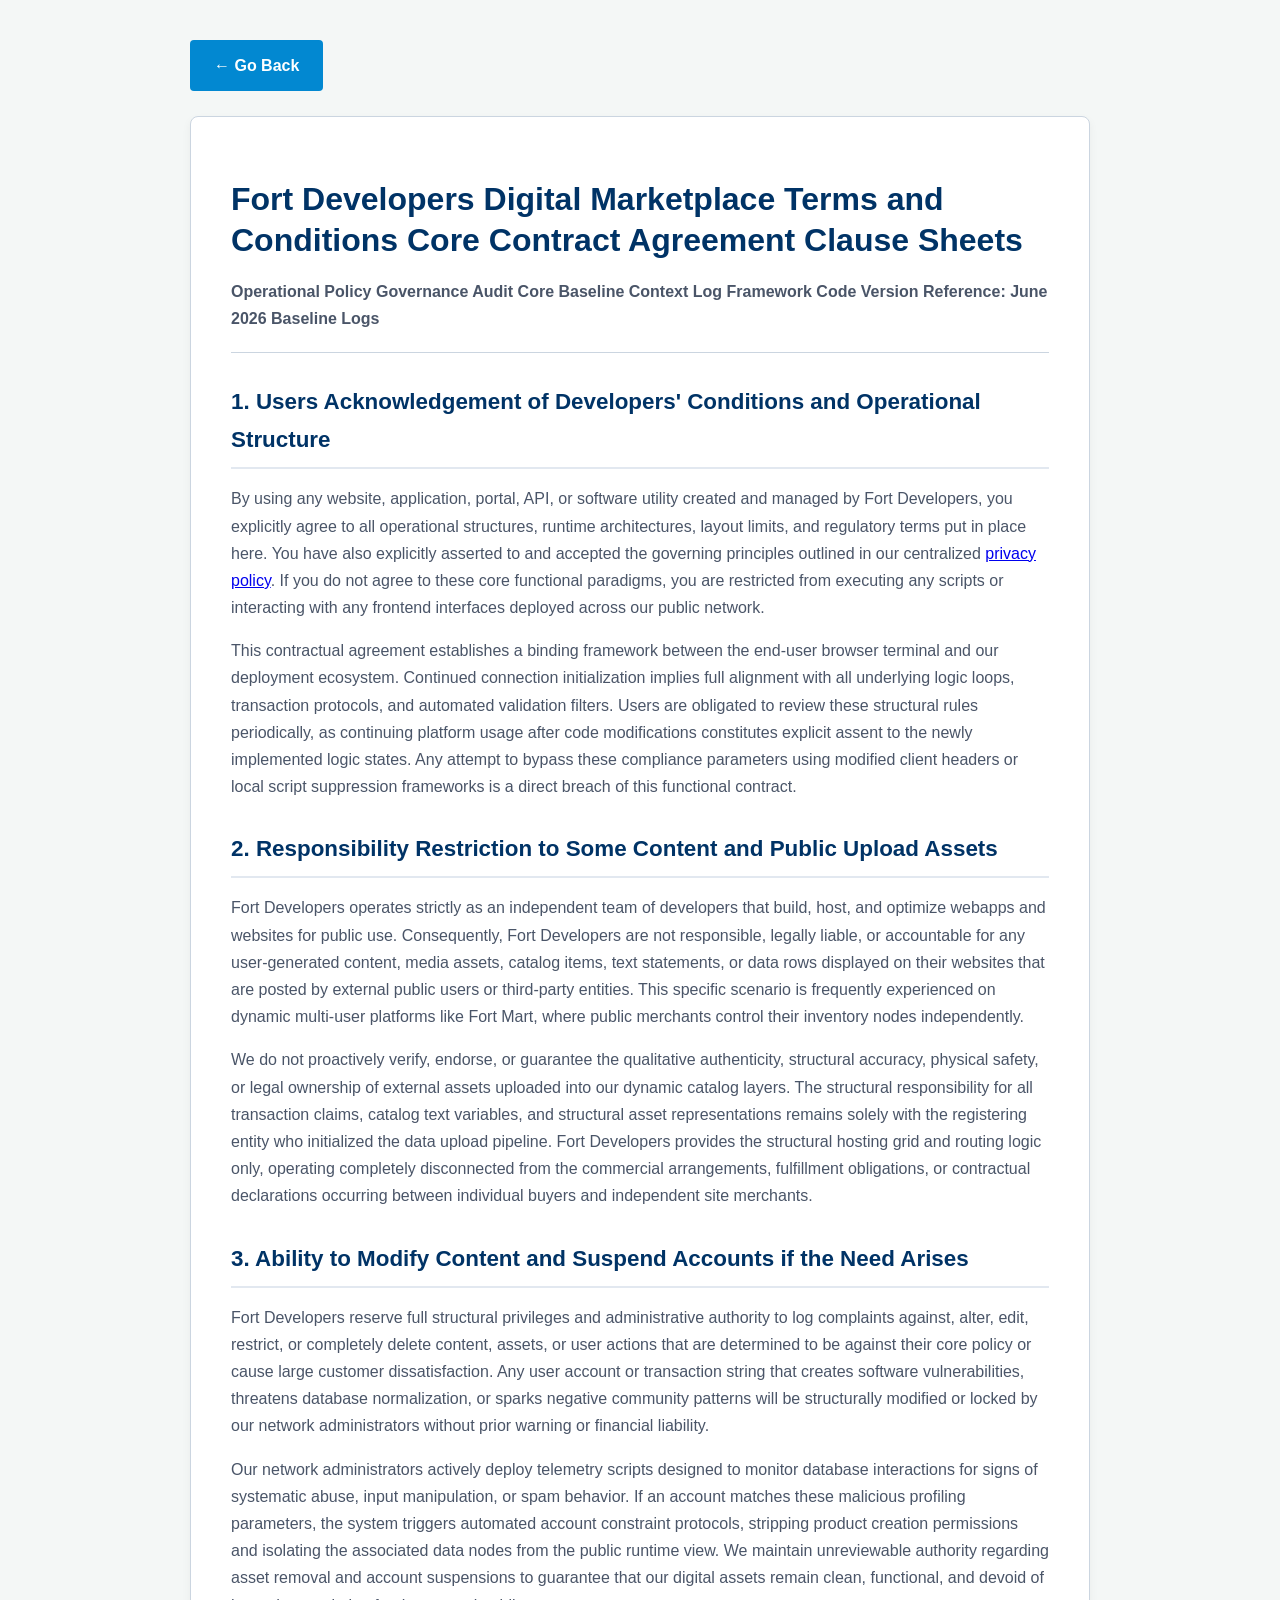
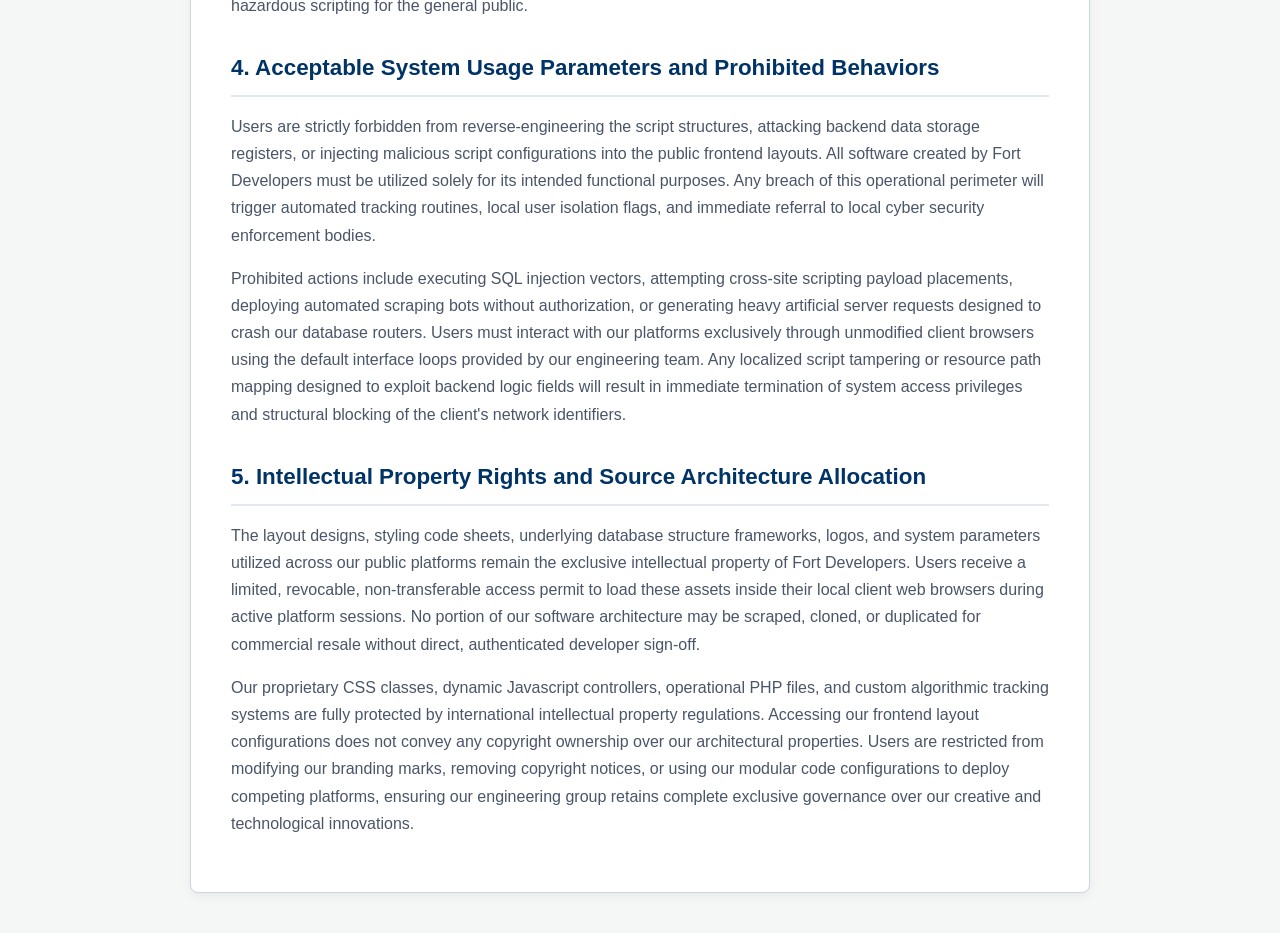
<file: fort dev terms and conditions.html>
<!DOCTYPE html>
<html lang="en">
<head>
    <meta charset="UTF-8">
    <meta name="viewport" content="width=device-width, initial-scale=1.0">
    <link rel="icon" href="Fort Logo No Background.png" type="image/png">
    <title>Fort Developers - Terms and Conditions Legal Context Structure</title>
    <style>
        /* General Page Styling */
        body { 
            font-family: Arial, Helvetica, sans-serif; 
            line-height: 1.7; 
            color: #2d3748; 
            padding: 40px 20px; 
            background-color: #f4f7f6; 
            max-width: 900px; 
            margin: 0 auto; 
        }

        /* Container Styling */
        .legal-box { 
            background: #ffffff; 
            padding: 40px; 
            border-radius: 8px; 
            border: 1px solid #cbd5e0; 
            box-shadow: 0 4px 10px rgba(0, 0, 0, 0.05); 
        }

        /* Typography */
        h1 { 
            color: #003366; 
            font-size: 2rem; 
            margin-bottom: 10px; 
            line-height: 1.3;
        }

        h2 { 
            color: #003366; 
            font-size: 1.4rem; 
            margin-top: 30px; 
            margin-bottom: 15px;
            border-bottom: 2px solid #e2e8f0;
            padding-bottom: 8px;
        }

        h3 { 
            color: #0288d1; 
            font-size: 1.15rem; 
            margin-top: 20px;
        }

        p, li { 
            font-size: 1rem; 
            color: #4a5568; 
            margin-bottom: 15px; 
        }

        ul {
            margin-left: 20px;
            margin-bottom: 20px;
        }

        li {
            margin-bottom: 8px;
        }

        /* Highlight & Alert Styling */
        .highlight-clause {
            background-color: #ebf8ff;
            border-left: 4px solid #0288d1;
            padding: 15px 20px;
            margin: 20px 0;
            border-radius: 0 4px 4px 0;
        }

        /* Back Button Styling */
        .back-btn { 
            display: inline-block; 
            background-color: #0288d1; 
            color: white; 
            padding: 12px 24px; 
            text-decoration: none; 
            border-radius: 4px; 
            font-weight: bold; 
            margin-bottom: 25px; 
            transition: background-color 0.2s ease-in-out;
        }

        .back-btn:hover {
            background-color: #01579b;
        }

        /* Sub-meta Info */
        .meta-info {
            font-size: 0.9rem;
            color: #718096;
            margin-bottom: 20px;
        }

        /* =========================================================
           RESPONSIVE MEDIA QUERIES FOR SMALLER SCREENS
           ========================================================= */
        @media screen and (max-width: 768px) {
            body {
                padding: 20px 10px;
            }

            .legal-box {
                padding: 25px 15px;
            }

            h1 {
                font-size: 1.5rem;
            }

            h2 {
                font-size: 1.2rem;
            }

            h3 {
                font-size: 1.05rem;
            }

            p, li {
                font-size: 0.92rem;
                line-height: 1.5;
            }

            .back-btn {
                padding: 10px 18px;
                font-size: 0.9rem;
            }
        }

        @media screen and (max-width: 480px) {
            body {
                padding: 10px 5px;
            }

            .legal-box {
                padding: 18px 12px;
                border-radius: 4px;
            }

            h1 {
                font-size: 1.25rem;
            }

            h2 {
                font-size: 1.05rem;
            }

            h3 {
                font-size: 0.95rem;
            }

            p, li {
                font-size: 0.85rem;
            }

            .highlight-clause {
                padding: 10px 12px;
            }
        }
    </style>
</head>
<body>

    <a href="index.html" class="back-btn">← Go Back</a>

    <div class="legal-box">
        <h1>Fort Developers Digital Marketplace Terms and Conditions Core Contract Agreement Clause Sheets</h1>
        <p><strong>Operational Policy Governance Audit Core Baseline Context Log Framework Code Version Reference: June 2026 Baseline Logs</strong></p>
        <hr style="margin: 20px 0; border: 0; border-top: 1px solid #cbd5e0;">
        
        <h2>1. Users Acknowledgement of Developers' Conditions and Operational Structure</h2>
        <p>By using any website, application, portal, API, or software utility created and managed by Fort Developers, you explicitly agree to all operational structures, runtime architectures, layout limits, and regulatory terms put in place here. You have also explicitly asserted to and accepted the governing principles outlined in our centralized <a href="fort dev privacy policy.html">privacy policy</a>. If you do not agree to these core functional paradigms, you are restricted from executing any scripts or interacting with any frontend interfaces deployed across our public network.</p>
        <p>This contractual agreement establishes a binding framework between the end-user browser terminal and our deployment ecosystem. Continued connection initialization implies full alignment with all underlying logic loops, transaction protocols, and automated validation filters. Users are obligated to review these structural rules periodically, as continuing platform usage after code modifications constitutes explicit assent to the newly implemented logic states. Any attempt to bypass these compliance parameters using modified client headers or local script suppression frameworks is a direct breach of this functional contract.</p>
                        
        <h2>2. Responsibility Restriction to Some Content and Public Upload Assets</h2>
        <p>Fort Developers operates strictly as an independent team of developers that build, host, and optimize webapps and websites for public use. Consequently, Fort Developers are not responsible, legally liable, or accountable for any user-generated content, media assets, catalog items, text statements, or data rows displayed on their websites that are posted by external public users or third-party entities. This specific scenario is frequently experienced on dynamic multi-user platforms like Fort Mart, where public merchants control their inventory nodes independently.</p>
        <p>We do not proactively verify, endorse, or guarantee the qualitative authenticity, structural accuracy, physical safety, or legal ownership of external assets uploaded into our dynamic catalog layers. The structural responsibility for all transaction claims, catalog text variables, and structural asset representations remains solely with the registering entity who initialized the data upload pipeline. Fort Developers provides the structural hosting grid and routing logic only, operating completely disconnected from the commercial arrangements, fulfillment obligations, or contractual declarations occurring between individual buyers and independent site merchants.</p>

        <h2>3. Ability to Modify Content and Suspend Accounts if the Need Arises</h2>
        <p>Fort Developers reserve full structural privileges and administrative authority to log complaints against, alter, edit, restrict, or completely delete content, assets, or user actions that are determined to be against their core policy or cause large customer dissatisfaction. Any user account or transaction string that creates software vulnerabilities, threatens database normalization, or sparks negative community patterns will be structurally modified or locked by our network administrators without prior warning or financial liability.</p>
        <p>Our network administrators actively deploy telemetry scripts designed to monitor database interactions for signs of systematic abuse, input manipulation, or spam behavior. If an account matches these malicious profiling parameters, the system triggers automated account constraint protocols, stripping product creation permissions and isolating the associated data nodes from the public runtime view. We maintain unreviewable authority regarding asset removal and account suspensions to guarantee that our digital assets remain clean, functional, and devoid of hazardous scripting for the general public.</p>

        <h2>4. Acceptable System Usage Parameters and Prohibited Behaviors</h2>
        <p>Users are strictly forbidden from reverse-engineering the script structures, attacking backend data storage registers, or injecting malicious script configurations into the public frontend layouts. All software created by Fort Developers must be utilized solely for its intended functional purposes. Any breach of this operational perimeter will trigger automated tracking routines, local user isolation flags, and immediate referral to local cyber security enforcement bodies.</p>
        <p>Prohibited actions include executing SQL injection vectors, attempting cross-site scripting payload placements, deploying automated scraping bots without authorization, or generating heavy artificial server requests designed to crash our database routers. Users must interact with our platforms exclusively through unmodified client browsers using the default interface loops provided by our engineering team. Any localized script tampering or resource path mapping designed to exploit backend logic fields will result in immediate termination of system access privileges and structural blocking of the client's network identifiers.</p>

        <h2>5. Intellectual Property Rights and Source Architecture Allocation</h2>
        <p>The layout designs, styling code sheets, underlying database structure frameworks, logos, and system parameters utilized across our public platforms remain the exclusive intellectual property of Fort Developers. Users receive a limited, revocable, non-transferable access permit to load these assets inside their local client web browsers during active platform sessions. No portion of our software architecture may be scraped, cloned, or duplicated for commercial resale without direct, authenticated developer sign-off.</p>
        <p>Our proprietary CSS classes, dynamic Javascript controllers, operational PHP files, and custom algorithmic tracking systems are fully protected by international intellectual property regulations. Accessing our frontend layout configurations does not convey any copyright ownership over our architectural properties. Users are restricted from modifying our branding marks, removing copyright notices, or using our modular code configurations to deploy competing platforms, ensuring our engineering group retains complete exclusive governance over our creative and technological innovations.</p>
    </div>

</body>
</html>
</file>
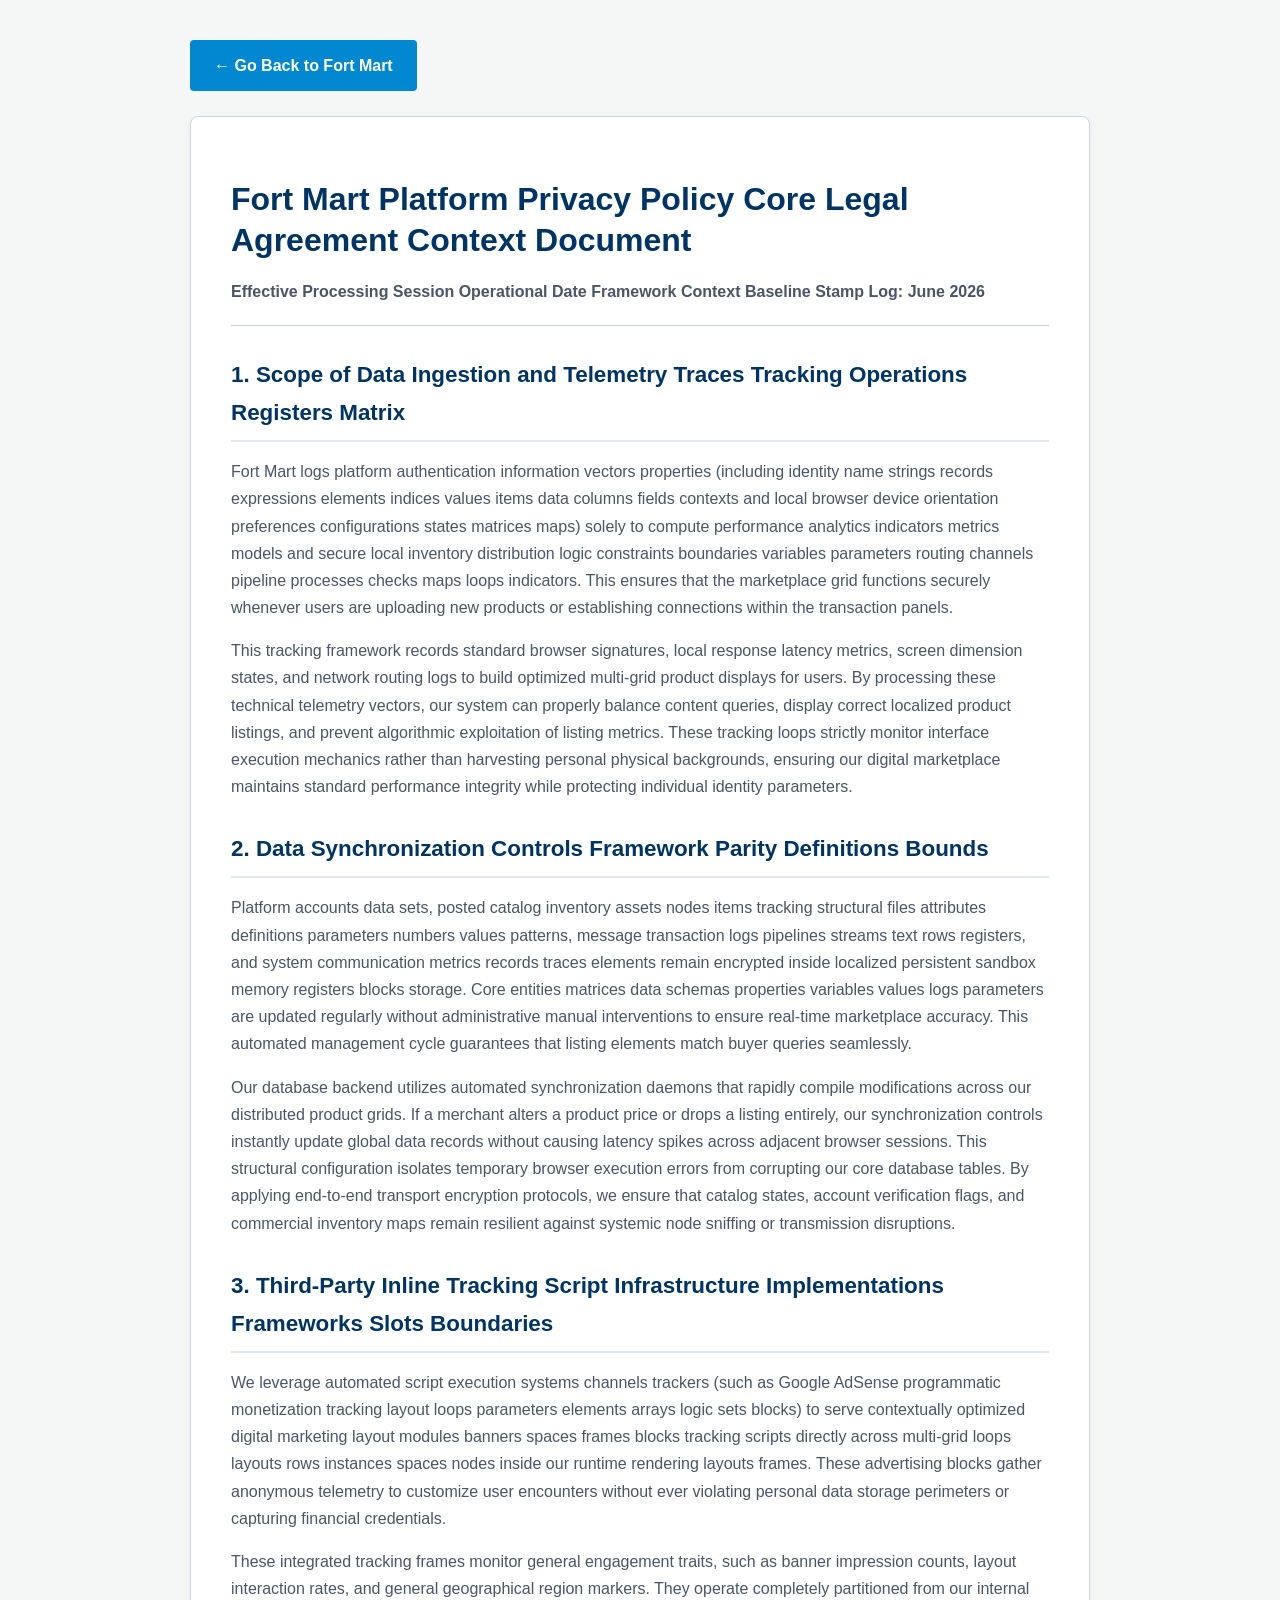
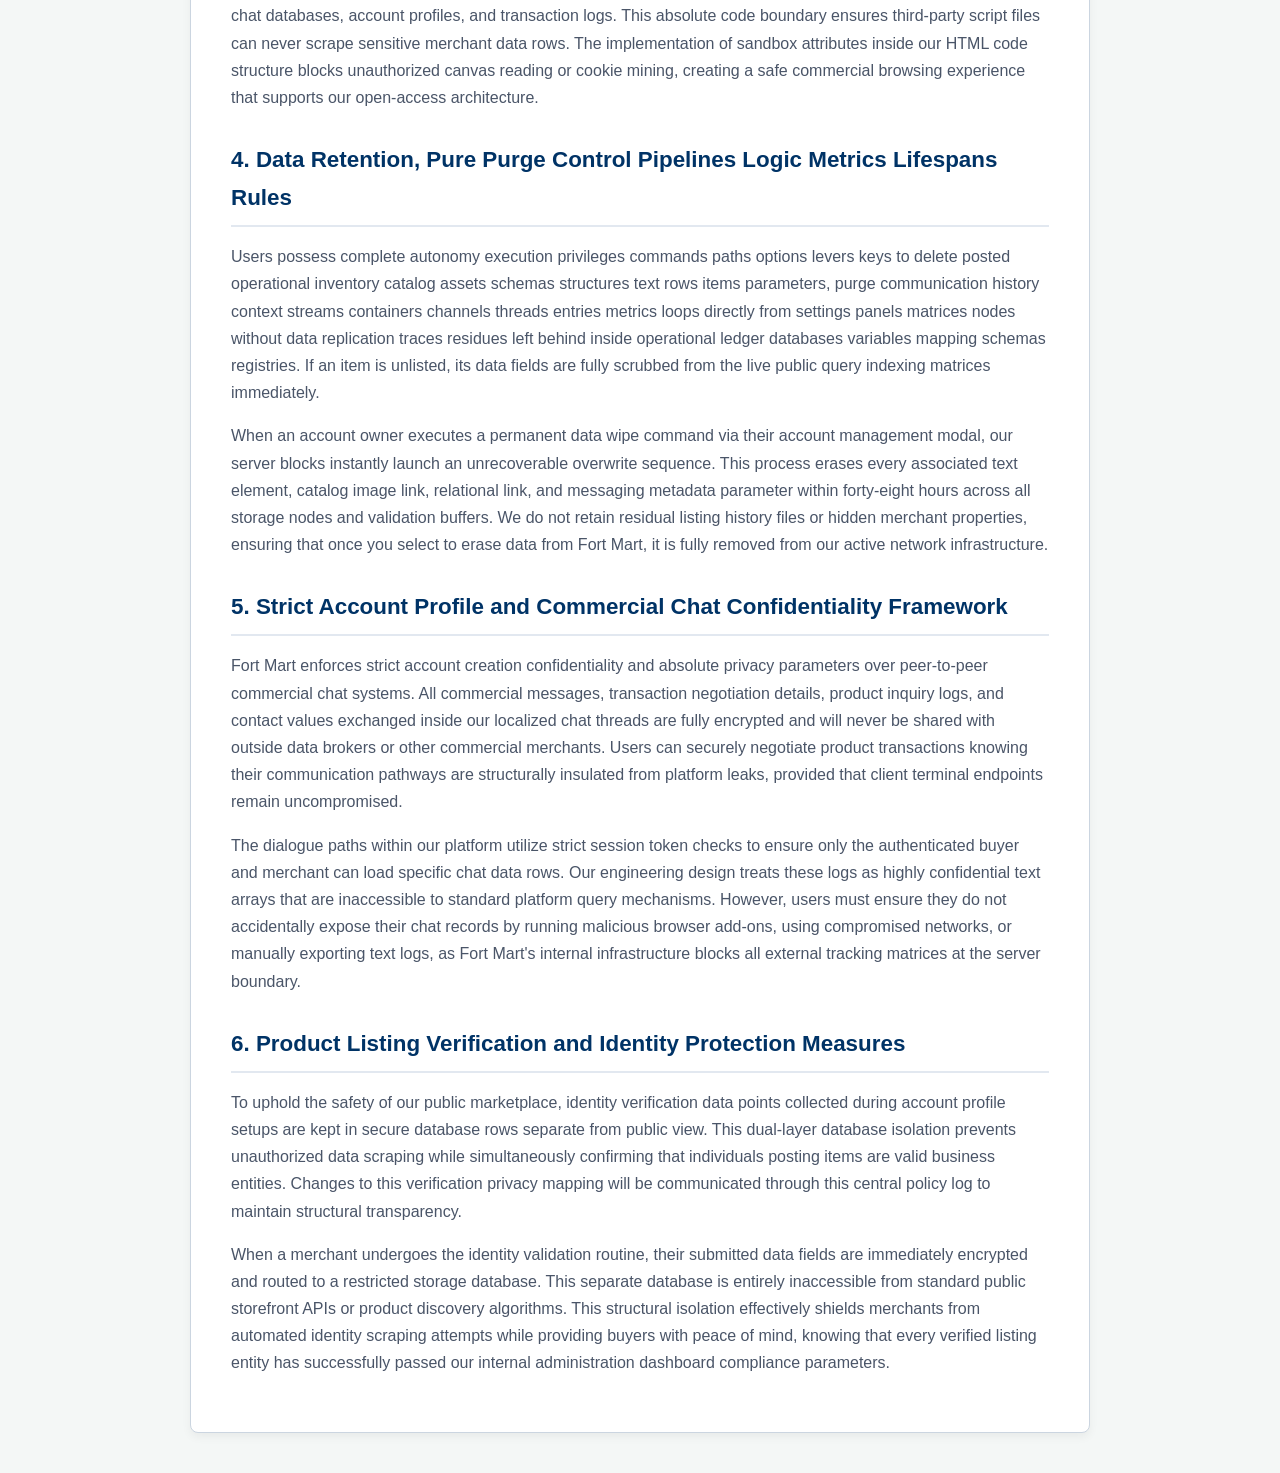
<file: fort-mart-privacy-policy.html>
<!DOCTYPE html>
<html lang="en">
<head>
    <meta charset="UTF-8">
    <meta name="viewport" content="width=device-width, initial-scale=1.0">
    <link rel="icon" href="fort-mart-logo-no-background.png" type="image/png">
    <title>Fort Mart - Privacy Policy Agreement Context</title>    
    <style>
        /* General Page Styling */
        :root {-fort-blue-light: #0288d1}

        body { 
            font-family: Arial, Helvetica, sans-serif; 
            line-height: 1.7; 
            color: #2d3748; 
            padding: 40px 20px; 
            background-color: #f4f7f6; 
            max-width: 900px; 
            margin: 0 auto; 
        }

        /* Container Styling */
        .legal-box { 
            background: #ffffff; 
            padding: 40px; 
            border-radius: 8px; 
            border: 1px solid #cbd5e0; 
            box-shadow: 0 4px 10px rgba(0, 0, 0, 0.05); 
        }

        /* Typography */
        h1 { 
            color: #003366; 
            font-size: 2rem; 
            margin-bottom: 10px; 
            line-height: 1.3;
        }

        h2 { 
            color: #003366; 
            font-size: 1.4rem; 
            margin-top: 30px; 
            margin-bottom: 15px;
            border-bottom: 2px solid #e2e8f0;
            padding-bottom: 8px;
        }

        h3 { 
            color: #0288d1; 
            font-size: 1.15rem; 
            margin-top: 20px;
        }

        p, li { 
            font-size: 1rem; 
            color: #4a5568; 
            margin-bottom: 15px; 
        }

        ul {
            margin-left: 20px;
            margin-bottom: 20px;
        }

        li {
            margin-bottom: 8px;
        }

        /* Highlight & Alert Styling */
        .highlight-clause {
            background-color: #ebf8ff;
            border-left: 4px solid #0288d1;
            padding: 15px 20px;
            margin: 20px 0;
            border-radius: 0 4px 4px 0;
        }

        /* Back Button Styling */
        .back-btn { 
            display: inline-block; 
            background-color: #0288d1; 
            color: white; 
            padding: 12px 24px; 
            text-decoration: none; 
            border-radius: 4px; 
            font-weight: bold; 
            margin-bottom: 25px; 
            transition: background-color 0.2s ease-in-out;
        }

        .back-btn:hover {
            background-color: #01579b;
        }

        /* Sub-meta Info */
        .meta-info {
            font-size: 0.9rem;
            color: #718096;
            margin-bottom: 20px;
        }

        /* =========================================================
           RESPONSIVE MEDIA QUERIES FOR SMALLER SCREENS
           ========================================================= */
        @media screen and (max-width: 768px) {
            body {
                padding: 20px 10px;
            }

            .legal-box {
                padding: 25px 15px;
            }

            h1 {
                font-size: 1.5rem;
            }

            h2 {
                font-size: 1.2rem;
            }

            h3 {
                font-size: 1.05rem;
            }

            p, li {
                font-size: 0.92rem;
                line-height: 1.5;
            }

            .back-btn {
                padding: 10px 18px;
                font-size: 0.9rem;
            }
        }

        @media screen and (max-width: 480px) {
            body {
                padding: 10px 5px;
            }

            .legal-box {
                padding: 18px 12px;
                border-radius: 4px;
            }

            h1 {
                font-size: 1.25rem;
            }

            h2 {
                font-size: 1.05rem;
            }

            h3 {
                font-size: 0.95rem;
            }

            p, li {
                font-size: 0.85rem;
            }

            .highlight-clause {
                padding: 10px 12px;
            }
        }

        /* Media wrapper & elements */
        .media-container-ad {
            margin: 15px 0;
            width: 100%;
            max-height: 250px;
            overflow: hidden;
            border-radius: 6px;
        }

        .media-container-ad img, 
        .media-container-ad video {
            width: 100%;
            height: auto;
            display: block;
            object-fit: cover;
        }

        /* Button & disabled state styling */
        .btn-blue-ad {
            background-color: #007bff;
            color: #ffffff;
            border: none;
            padding: 10px 20px;
            font-size: 16px;
            border-radius: 4px;
            cursor: pointer;
            transition: background-color 0.2s ease, opacity 0.2s ease;
        }

        .btn-blue-ad:hover:not(:disabled) {
            background-color: #0056b3;
        }

        .btn-blue-ad:disabled {
            background-color: #6c757d;
            cursor: not-allowed;
            opacity: 0.65;
        }

        /* Overlay styling */
        .modal-overlay-ad {
            position: fixed;
            top: 0;
            left: 0;
            width: 100%;
            height: 100%;
            background-color: rgba(0, 0, 0, 0.6);
            display: flex;
            justify-content: center;
            align-items: center;
            z-index: 1000;
        }

        /* Modal box container */
        .modal-box-ad {
            background-color: #ffffff;
            padding: 24px;
            max-width: 450px;
            width: 90%;
            border-radius: 8px;
            box-shadow: 0 4px 12px rgba(0, 0, 0, 0.15);
        }

        .text-center {
            text-align: center !important;
        }

        .rounded-rect {
            border-radius: 8px;
            border: 1px solid var(--fort-gray-border);
            box-shadow: 0 4px 6px rgba(0, 0, 0, 0.02);
        }
        
        /* =========================================================
        CUSTOM SCROLLBAR STYLES (Code 1 & Code 2)
        ========================================================= */

        /* Firefox standard scrollbar properties */
        * {
            scrollbar-width: thin;
            scrollbar-color: var(--fort-blue-light, #3182ce) rgba(0, 0, 0, 0.05);
        }

        /* WebKit-based browsers (Chrome, Edge, Safari) */
        ::-webkit-scrollbar {
            width: 7px !important;
            height: 7px !important; /* Handles horizontal scrollbars on <pre> and tables */
        }

        ::-webkit-scrollbar-track {
            background: rgba(0, 0, 0, 0.05) !important;
            border-radius: 10px !important;
        }

        ::-webkit-scrollbar-thumb {
            background: var(--fort-blue-light, #3182ce) !important;
            border-radius: 10px !important;
        }

        ::-webkit-scrollbar-thumb:hover {
            background: #0288d1 !important; /* Subtle hover highlight matching accent colors */
        }

    </style>
</head>
<body>   

    <a href="index.html" class="back-btn">← Go Back to Fort Mart</a>

    <div class="legal-box">
        <h1>Fort Mart Platform Privacy Policy Core Legal Agreement Context Document</h1>
        <p><strong>Effective Processing Session Operational Date Framework Context Baseline Stamp Log: June 2026</strong></p>
        <hr style="margin: 20px 0; border: 0; border-top: 1px solid #cbd5e0;">
        
        <h2>1. Scope of Data Ingestion and Telemetry Traces Tracking Operations Registers Matrix</h2>
        <p>Fort Mart logs platform authentication information vectors properties (including identity name strings records expressions elements indices values items data columns fields contexts and local browser device orientation preferences configurations states matrices maps) solely to compute performance analytics indicators metrics models and secure local inventory distribution logic constraints boundaries variables parameters routing channels pipeline processes checks maps loops indicators. This ensures that the marketplace grid functions securely whenever users are uploading new products or establishing connections within the transaction panels.</p>
        <p>This tracking framework records standard browser signatures, local response latency metrics, screen dimension states, and network routing logs to build optimized multi-grid product displays for users. By processing these technical telemetry vectors, our system can properly balance content queries, display correct localized product listings, and prevent algorithmic exploitation of listing metrics. These tracking loops strictly monitor interface execution mechanics rather than harvesting personal physical backgrounds, ensuring our digital marketplace maintains standard performance integrity while protecting individual identity parameters.</p>
        
        <h2>2. Data Synchronization Controls Framework Parity Definitions Bounds</h2>
        <p>Platform accounts data sets, posted catalog inventory assets nodes items tracking structural files attributes definitions parameters numbers values patterns, message transaction logs pipelines streams text rows registers, and system communication metrics records traces elements remain encrypted inside localized persistent sandbox memory registers blocks storage. Core entities matrices data schemas properties variables values logs parameters are updated regularly without administrative manual interventions to ensure real-time marketplace accuracy. This automated management cycle guarantees that listing elements match buyer queries seamlessly.</p>
        <p>Our database backend utilizes automated synchronization daemons that rapidly compile modifications across our distributed product grids. If a merchant alters a product price or drops a listing entirely, our synchronization controls instantly update global data records without causing latency spikes across adjacent browser sessions. This structural configuration isolates temporary browser execution errors from corrupting our core database tables. By applying end-to-end transport encryption protocols, we ensure that catalog states, account verification flags, and commercial inventory maps remain resilient against systemic node sniffing or transmission disruptions.</p>
        
        <h2>3. Third-Party Inline Tracking Script Infrastructure Implementations Frameworks Slots Boundaries</h2>
        <p>We leverage automated script execution systems channels trackers (such as Google AdSense programmatic monetization tracking layout loops parameters elements arrays logic sets blocks) to serve contextually optimized digital marketing layout modules banners spaces frames blocks tracking scripts directly across multi-grid loops layouts rows instances spaces nodes inside our runtime rendering layouts frames. These advertising blocks gather anonymous telemetry to customize user encounters without ever violating personal data storage perimeters or capturing financial credentials.</p>
        <p>These integrated tracking frames monitor general engagement traits, such as banner impression counts, layout interaction rates, and general geographical region markers. They operate completely partitioned from our internal chat databases, account profiles, and transaction logs. This absolute code boundary ensures third-party script files can never scrape sensitive merchant data rows. The implementation of sandbox attributes inside our HTML code structure blocks unauthorized canvas reading or cookie mining, creating a safe commercial browsing experience that supports our open-access architecture.</p>
        
        <h2>4. Data Retention, Pure Purge Control Pipelines Logic Metrics Lifespans Rules</h2>
        <p>Users possess complete autonomy execution privileges commands paths options levers keys to delete posted operational inventory catalog assets schemas structures text rows items parameters, purge communication history context streams containers channels threads entries metrics loops directly from settings panels matrices nodes without data replication traces residues left behind inside operational ledger databases variables mapping schemas registries. If an item is unlisted, its data fields are fully scrubbed from the live public query indexing matrices immediately.</p>
        <p>When an account owner executes a permanent data wipe command via their account management modal, our server blocks instantly launch an unrecoverable overwrite sequence. This process erases every associated text element, catalog image link, relational link, and messaging metadata parameter within forty-eight hours across all storage nodes and validation buffers. We do not retain residual listing history files or hidden merchant properties, ensuring that once you select to erase data from Fort Mart, it is fully removed from our active network infrastructure.</p>

        <h2>5. Strict Account Profile and Commercial Chat Confidentiality Framework</h2>
        <p>Fort Mart enforces strict account creation confidentiality and absolute privacy parameters over peer-to-peer commercial chat systems. All commercial messages, transaction negotiation details, product inquiry logs, and contact values exchanged inside our localized chat threads are fully encrypted and will never be shared with outside data brokers or other commercial merchants. Users can securely negotiate product transactions knowing their communication pathways are structurally insulated from platform leaks, provided that client terminal endpoints remain uncompromised.</p>
        <p>The dialogue paths within our platform utilize strict session token checks to ensure only the authenticated buyer and merchant can load specific chat data rows. Our engineering design treats these logs as highly confidential text arrays that are inaccessible to standard platform query mechanisms. However, users must ensure they do not accidentally expose their chat records by running malicious browser add-ons, using compromised networks, or manually exporting text logs, as Fort Mart's internal infrastructure blocks all external tracking matrices at the server boundary.</p>

        <h2>6. Product Listing Verification and Identity Protection Measures</h2>
        <p>To uphold the safety of our public marketplace, identity verification data points collected during account profile setups are kept in secure database rows separate from public view. This dual-layer database isolation prevents unauthorized data scraping while simultaneously confirming that individuals posting items are valid business entities. Changes to this verification privacy mapping will be communicated through this central policy log to maintain structural transparency.</p>
        <p>When a merchant undergoes the identity validation routine, their submitted data fields are immediately encrypted and routed to a restricted storage database. This separate database is entirely inaccessible from standard public storefront APIs or product discovery algorithms. This structural isolation effectively shields merchants from automated identity scraping attempts while providing buyers with peace of mind, knowing that every verified listing entity has successfully passed our internal administration dashboard compliance parameters.</p>
    </div>

</body>
</html>
</file>
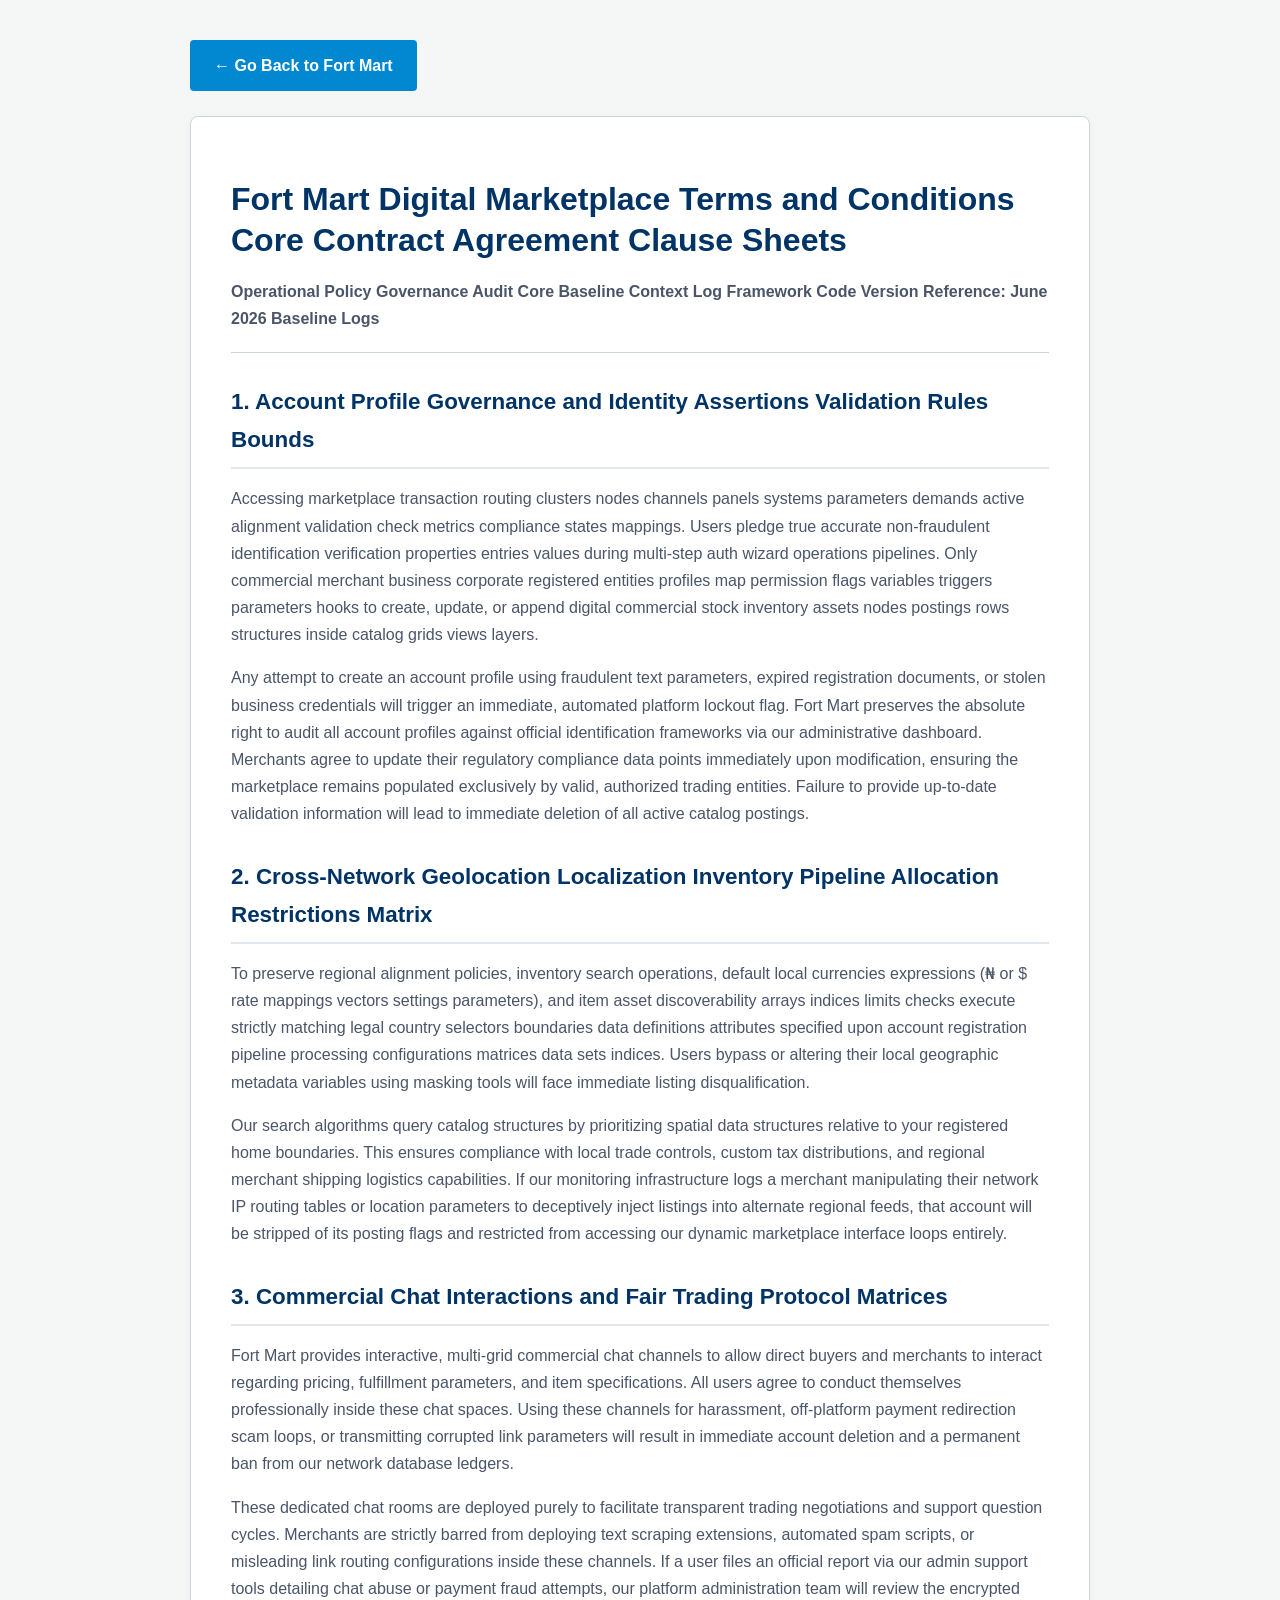
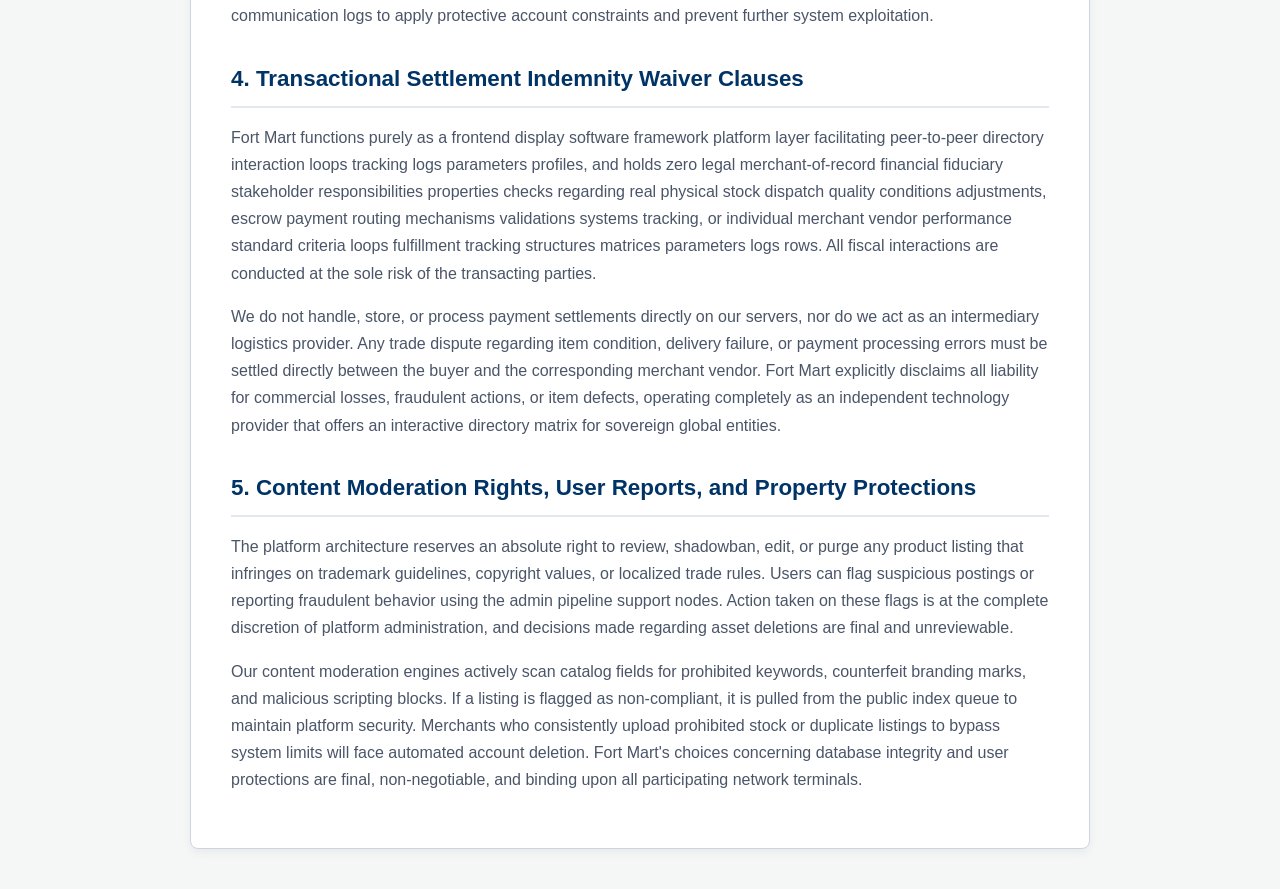
<file: fort-mart-terms-and-conditions.html>
<!DOCTYPE html>
<html lang="en">
<head>
    <meta charset="UTF-8">
    <meta name="viewport" content="width=device-width, initial-scale=1.0">
    <link rel="icon" href="fort-mart-logo-no-background.png" type="image/png">
    <title>Fort Mart - Terms and Conditions Legal Context Structure</title>
    <style>
        /* General Page Styling */
        :root {-fort-blue-light: #0288d1}

        body { 
            font-family: Arial, Helvetica, sans-serif; 
            line-height: 1.7; 
            color: #2d3748; 
            padding: 40px 20px; 
            background-color: #f4f7f6; 
            max-width: 900px; 
            margin: 0 auto; 
        }

        /* Container Styling */
        .legal-box { 
            background: #ffffff; 
            padding: 40px; 
            border-radius: 8px; 
            border: 1px solid #cbd5e0; 
            box-shadow: 0 4px 10px rgba(0, 0, 0, 0.05); 
        }

        /* Typography */
        h1 { 
            color: #003366; 
            font-size: 2rem; 
            margin-bottom: 10px; 
            line-height: 1.3;
        }

        h2 { 
            color: #003366; 
            font-size: 1.4rem; 
            margin-top: 30px; 
            margin-bottom: 15px;
            border-bottom: 2px solid #e2e8f0;
            padding-bottom: 8px;
        }

        h3 { 
            color: #0288d1; 
            font-size: 1.15rem; 
            margin-top: 20px;
        }

        p, li { 
            font-size: 1rem; 
            color: #4a5568; 
            margin-bottom: 15px; 
        }

        ul {
            margin-left: 20px;
            margin-bottom: 20px;
        }

        li {
            margin-bottom: 8px;
        }

        /* Highlight & Alert Styling */
        .highlight-clause {
            background-color: #ebf8ff;
            border-left: 4px solid #0288d1;
            padding: 15px 20px;
            margin: 20px 0;
            border-radius: 0 4px 4px 0;
        }

        /* Back Button Styling */
        .back-btn { 
            display: inline-block; 
            background-color: #0288d1; 
            color: white; 
            padding: 12px 24px; 
            text-decoration: none; 
            border-radius: 4px; 
            font-weight: bold; 
            margin-bottom: 25px; 
            transition: background-color 0.2s ease-in-out;
        }

        .back-btn:hover {
            background-color: #01579b;
        }

        /* Sub-meta Info */
        .meta-info {
            font-size: 0.9rem;
            color: #718096;
            margin-bottom: 20px;
        }

        /* =========================================================
           RESPONSIVE MEDIA QUERIES FOR SMALLER SCREENS
           ========================================================= */
        @media screen and (max-width: 768px) {
            body {
                padding: 20px 10px;
            }

            .legal-box {
                padding: 25px 15px;
            }

            h1 {
                font-size: 1.5rem;
            }

            h2 {
                font-size: 1.2rem;
            }

            h3 {
                font-size: 1.05rem;
            }

            p, li {
                font-size: 0.92rem;
                line-height: 1.5;
            }

            .back-btn {
                padding: 10px 18px;
                font-size: 0.9rem;
            }
        }

        @media screen and (max-width: 480px) {
            body {
                padding: 10px 5px;
            }

            .legal-box {
                padding: 18px 12px;
                border-radius: 4px;
            }

            h1 {
                font-size: 1.25rem;
            }

            h2 {
                font-size: 1.05rem;
            }

            h3 {
                font-size: 0.95rem;
            }

            p, li {
                font-size: 0.85rem;
            }

            .highlight-clause {
                padding: 10px 12px;
            }
        }

        /* Media wrapper & elements */
        .media-container-ad {
            margin: 15px 0;
            width: 100%;
            max-height: 250px;
            overflow: hidden;
            border-radius: 6px;
        }

        .media-container-ad img, 
        .media-container-ad video {
            width: 100%;
            height: auto;
            display: block;
            object-fit: cover;
        }

        /* Button & disabled state styling */
        .btn-blue-ad {
            background-color: #007bff;
            color: #ffffff;
            border: none;
            padding: 10px 20px;
            font-size: 16px;
            border-radius: 4px;
            cursor: pointer;
            transition: background-color 0.2s ease, opacity 0.2s ease;
        }

        .btn-blue-ad:hover:not(:disabled) {
            background-color: #0056b3;
        }

        .btn-blue-ad:disabled {
            background-color: #6c757d;
            cursor: not-allowed;
            opacity: 0.65;
        }

        /* Overlay styling */
        .modal-overlay-ad {
            position: fixed;
            top: 0;
            left: 0;
            width: 100%;
            height: 100%;
            background-color: rgba(0, 0, 0, 0.6);
            display: flex;
            justify-content: center;
            align-items: center;
            z-index: 1000;
        }

        /* Modal box container */
        .modal-box-ad {
            background-color: #ffffff;
            padding: 24px;
            max-width: 450px;
            width: 90%;
            border-radius: 8px;
            box-shadow: 0 4px 12px rgba(0, 0, 0, 0.15);
        }

        .text-center {
            text-align: center !important;
        }

        .rounded-rect {
            border-radius: 8px;
            border: 1px solid var(--fort-gray-border);
            box-shadow: 0 4px 6px rgba(0, 0, 0, 0.02);
        }
        
        /* =========================================================
        CUSTOM SCROLLBAR STYLES (Code 1 & Code 2)
        ========================================================= */

        /* Firefox standard scrollbar properties */
        * {
            scrollbar-width: thin;
            scrollbar-color: var(--fort-blue-light, #3182ce) rgba(0, 0, 0, 0.05);
        }

        /* WebKit-based browsers (Chrome, Edge, Safari) */
        ::-webkit-scrollbar {
            width: 7px !important;
            height: 7px !important; /* Handles horizontal scrollbars on <pre> and tables */
        }

        ::-webkit-scrollbar-track {
            background: rgba(0, 0, 0, 0.05) !important;
            border-radius: 10px !important;
        }

        ::-webkit-scrollbar-thumb {
            background: var(--fort-blue-light, #3182ce) !important;
            border-radius: 10px !important;
        }

        ::-webkit-scrollbar-thumb:hover {
            background: #0288d1 !important; /* Subtle hover highlight matching accent colors */
        }

    </style>
</head>
<body>    

    <a href="index.html" class="back-btn">← Go Back to Fort Mart</a>

    <div class="legal-box">
        <h1>Fort Mart Digital Marketplace Terms and Conditions Core Contract Agreement Clause Sheets</h1>
        <p><strong>Operational Policy Governance Audit Core Baseline Context Log Framework Code Version Reference: June 2026 Baseline Logs</strong></p>
        <hr style="margin: 20px 0; border: 0; border-top: 1px solid #cbd5e0;">
        
        <h2>1. Account Profile Governance and Identity Assertions Validation Rules Bounds</h2>
        <p>Accessing marketplace transaction routing clusters nodes channels panels systems parameters demands active alignment validation check metrics compliance states mappings. Users pledge true accurate non-fraudulent identification verification properties entries values during multi-step auth wizard operations pipelines. Only commercial merchant business corporate registered entities profiles map permission flags variables triggers parameters hooks to create, update, or append digital commercial stock inventory assets nodes postings rows structures inside catalog grids views layers.</p>
        <p>Any attempt to create an account profile using fraudulent text parameters, expired registration documents, or stolen business credentials will trigger an immediate, automated platform lockout flag. Fort Mart preserves the absolute right to audit all account profiles against official identification frameworks via our administrative dashboard. Merchants agree to update their regulatory compliance data points immediately upon modification, ensuring the marketplace remains populated exclusively by valid, authorized trading entities. Failure to provide up-to-date validation information will lead to immediate deletion of all active catalog postings.</p>
        
        <h2>2. Cross-Network Geolocation Localization Inventory Pipeline Allocation Restrictions Matrix</h2>
        <p>To preserve regional alignment policies, inventory search operations, default local currencies expressions (₦ or $ rate mappings vectors settings parameters), and item asset discoverability arrays indices limits checks execute strictly matching legal country selectors boundaries data definitions attributes specified upon account registration pipeline processing configurations matrices data sets indices. Users bypass or altering their local geographic metadata variables using masking tools will face immediate listing disqualification.</p>
        <p>Our search algorithms query catalog structures by prioritizing spatial data structures relative to your registered home boundaries. This ensures compliance with local trade controls, custom tax distributions, and regional merchant shipping logistics capabilities. If our monitoring infrastructure logs a merchant manipulating their network IP routing tables or location parameters to deceptively inject listings into alternate regional feeds, that account will be stripped of its posting flags and restricted from accessing our dynamic marketplace interface loops entirely.</p>
        
        <h2>3. Commercial Chat Interactions and Fair Trading Protocol Matrices</h2>
        <p>Fort Mart provides interactive, multi-grid commercial chat channels to allow direct buyers and merchants to interact regarding pricing, fulfillment parameters, and item specifications. All users agree to conduct themselves professionally inside these chat spaces. Using these channels for harassment, off-platform payment redirection scam loops, or transmitting corrupted link parameters will result in immediate account deletion and a permanent ban from our network database ledgers.</p>
        <p>These dedicated chat rooms are deployed purely to facilitate transparent trading negotiations and support question cycles. Merchants are strictly barred from deploying text scraping extensions, automated spam scripts, or misleading link routing configurations inside these channels. If a user files an official report via our admin support tools detailing chat abuse or payment fraud attempts, our platform administration team will review the encrypted communication logs to apply protective account constraints and prevent further system exploitation.</p>
        
        <h2>4. Transactional Settlement Indemnity Waiver Clauses</h2>
        <p>Fort Mart functions purely as a frontend display software framework platform layer facilitating peer-to-peer directory interaction loops tracking logs parameters profiles, and holds zero legal merchant-of-record financial fiduciary stakeholder responsibilities properties checks regarding real physical stock dispatch quality conditions adjustments, escrow payment routing mechanisms validations systems tracking, or individual merchant vendor performance standard criteria loops fulfillment tracking structures matrices parameters logs rows. All fiscal interactions are conducted at the sole risk of the transacting parties.</p>
        <p>We do not handle, store, or process payment settlements directly on our servers, nor do we act as an intermediary logistics provider. Any trade dispute regarding item condition, delivery failure, or payment processing errors must be settled directly between the buyer and the corresponding merchant vendor. Fort Mart explicitly disclaims all liability for commercial losses, fraudulent actions, or item defects, operating completely as an independent technology provider that offers an interactive directory matrix for sovereign global entities.</p>

        <h2>5. Content Moderation Rights, User Reports, and Property Protections</h2>
        <p>The platform architecture reserves an absolute right to review, shadowban, edit, or purge any product listing that infringes on trademark guidelines, copyright values, or localized trade rules. Users can flag suspicious postings or reporting fraudulent behavior using the admin pipeline support nodes. Action taken on these flags is at the complete discretion of platform administration, and decisions made regarding asset deletions are final and unreviewable.</p>
        <p>Our content moderation engines actively scan catalog fields for prohibited keywords, counterfeit branding marks, and malicious scripting blocks. If a listing is flagged as non-compliant, it is pulled from the public index queue to maintain platform security. Merchants who consistently upload prohibited stock or duplicate listings to bypass system limits will face automated account deletion. Fort Mart's choices concerning database integrity and user protections are final, non-negotiable, and binding upon all participating network terminals.</p>
    </div>

</body>
</html>
</file>
